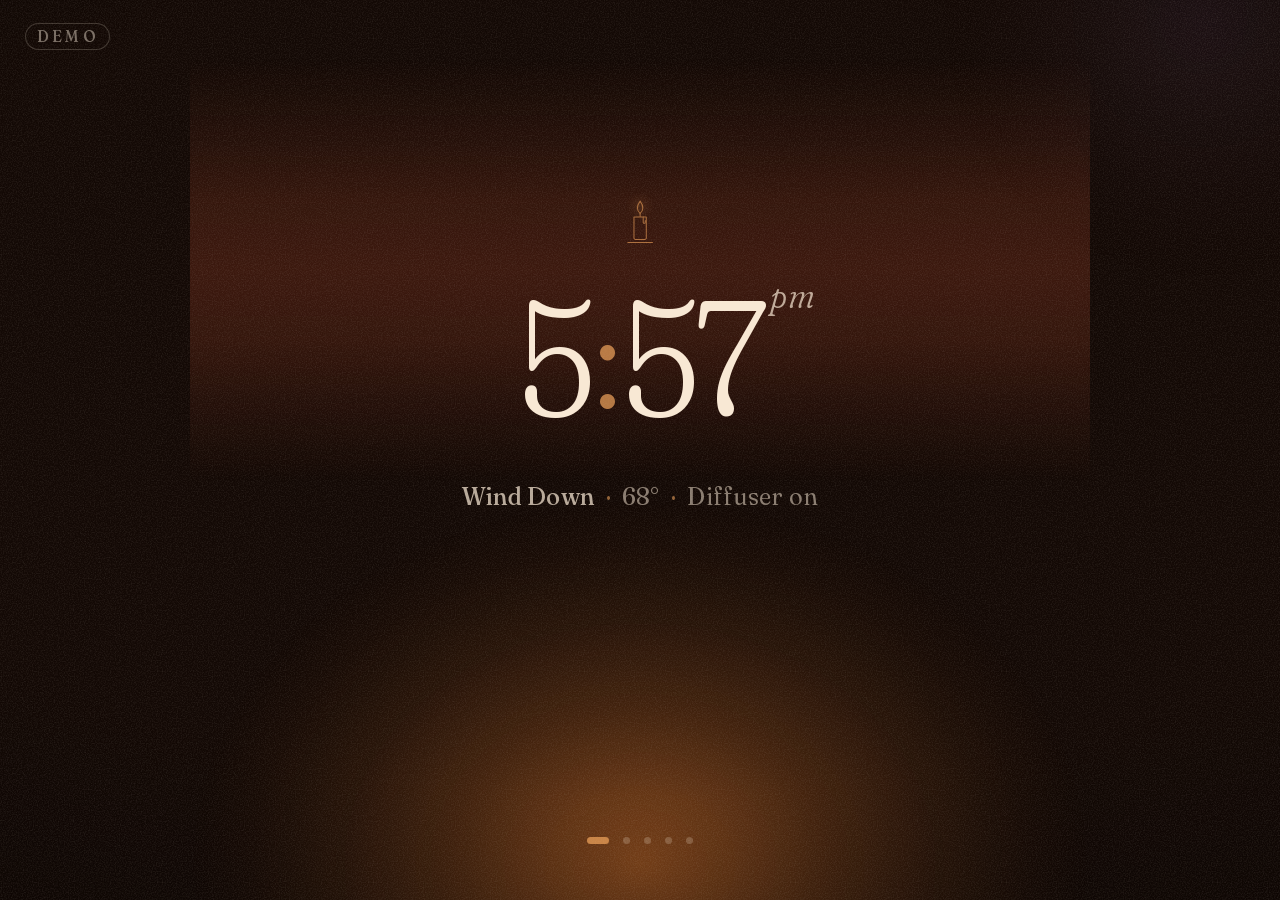
<file: moods/ui/index.html>
<!doctype html>
<html lang="en" class="boot" data-view="idle">
<head>
<meta charset="utf-8">
<meta name="viewport" content="width=device-width, initial-scale=1, maximum-scale=1, user-scalable=no, viewport-fit=cover">
<meta name="theme-color" content="#0c0604">
<title>Moods</title>
<script>
/* First thing, before anything that can fail (contract, section 3):
   - the shell heartbeat, every 5 s, whatever the connection state;
   - window.__shell, queueing shell events until app.js takes them;
   - --u, from the visible area (window.innerWidth/innerHeight, never viewport-height units).
   If app.js never finishes booting within 30 s (a load or script error), the heartbeat stops,
   so the shell's watchdog reloads the page instead of leaving a dead screen up. */
(function () {
  var t0 = Date.now();
  function beat() {
    if (!window.__moodsBooted && Date.now() - t0 > 30000) return;
    try { if (window.Shell && window.Shell.heartbeat) window.Shell.heartbeat(); } catch (e) {}
  }
  beat();
  setInterval(beat, 5000);
  var q = [];
  window.__shellQueue = q;
  window.__shell = function (type, payload) {
    try {
      if (window.__onShell) window.__onShell(type, payload);
      else { q.push([type, payload]); if (q.length > 40) q.shift(); }
    } catch (e) {}
  };
  function fit() {
    var u = Math.min(window.innerWidth / 360, window.innerHeight / 640);
    document.documentElement.style.setProperty('--u', (u > 0 ? u : 1) + 'px');
  }
  fit();
  window.__fitUnit = fit;
})();
</script>
<link rel="stylesheet" href="ember.css">
</head>
<body>
<div id="app">
  <div class="skies" id="skies"></div>
  <div class="nightdim"></div>
  <div class="vignette"></div>

  <div class="face" id="face">
    <div class="nightsky"></div>
    <div class="clock" id="clock"></div>
    <div class="face-glyph" id="faceGlyph"></div>
    <div class="status" id="status"></div>
    <div class="face-dots" id="faceDots"></div>
    <p class="face-note" id="faceNote"></p>
    <div class="health" id="health"></div>
    <div class="face-undo"><button class="undo" type="button" id="faceUndo"></button></div>
  </div>

  <div class="deck" id="deck">
    <div class="track" id="track"></div>
    <p class="empty" id="empty">No moods in Home Assistant yet.</p>
    <div class="topbar">
      <button class="back" type="button" id="backBtn"><svg viewBox="0 0 9 14" aria-hidden="true"><path d="M7 1.5 1.8 7 7 12.5"/></svg><span>Back to clock</span></button>
      <span class="tb-time" id="tbTime"></span>
    </div>
    <div class="pager" id="pager"></div>
  </div>

  <div class="grain"></div>
</div>
<script src="glyphs.js"></script>
<script src="moods.js"></script>
<script src="ha.js"></script>
<script src="sim.js"></script>
<script src="mock.js"></script>
<script src="app.js"></script>
</body>
</html>
</file>
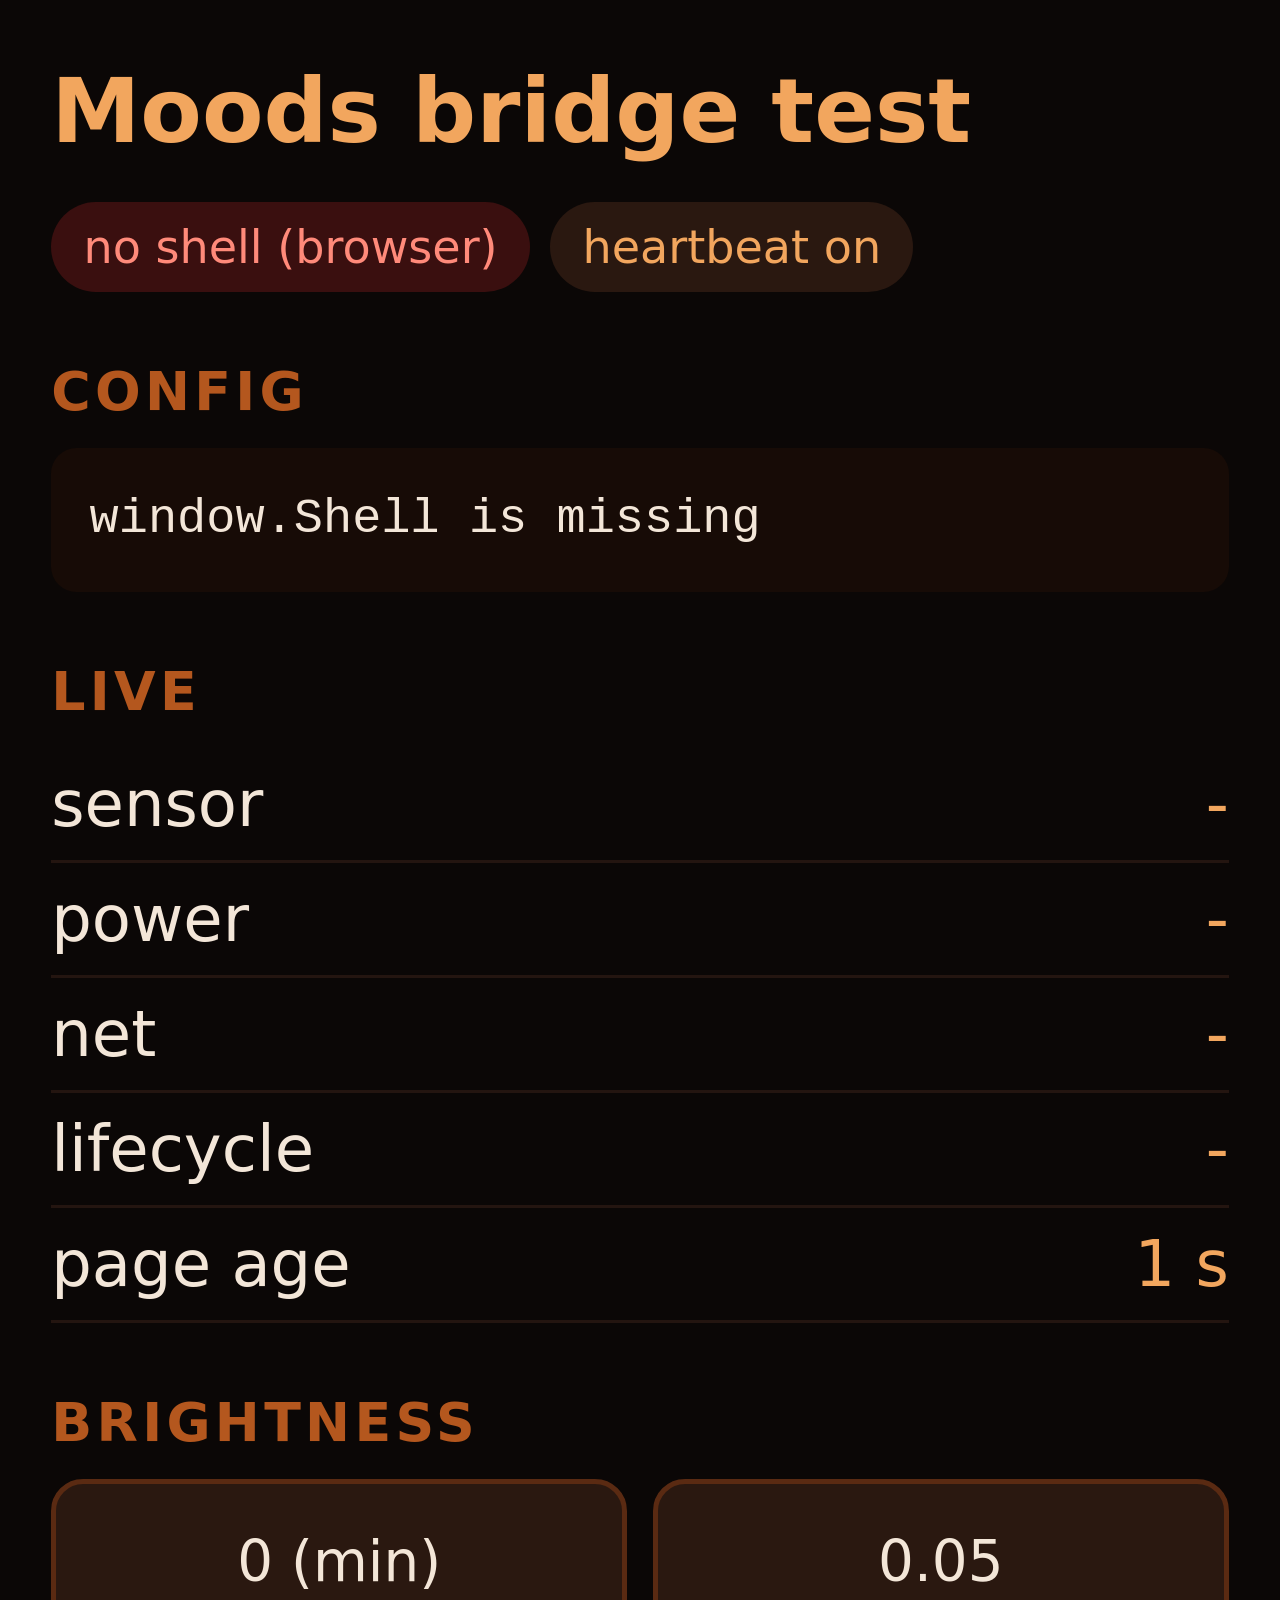
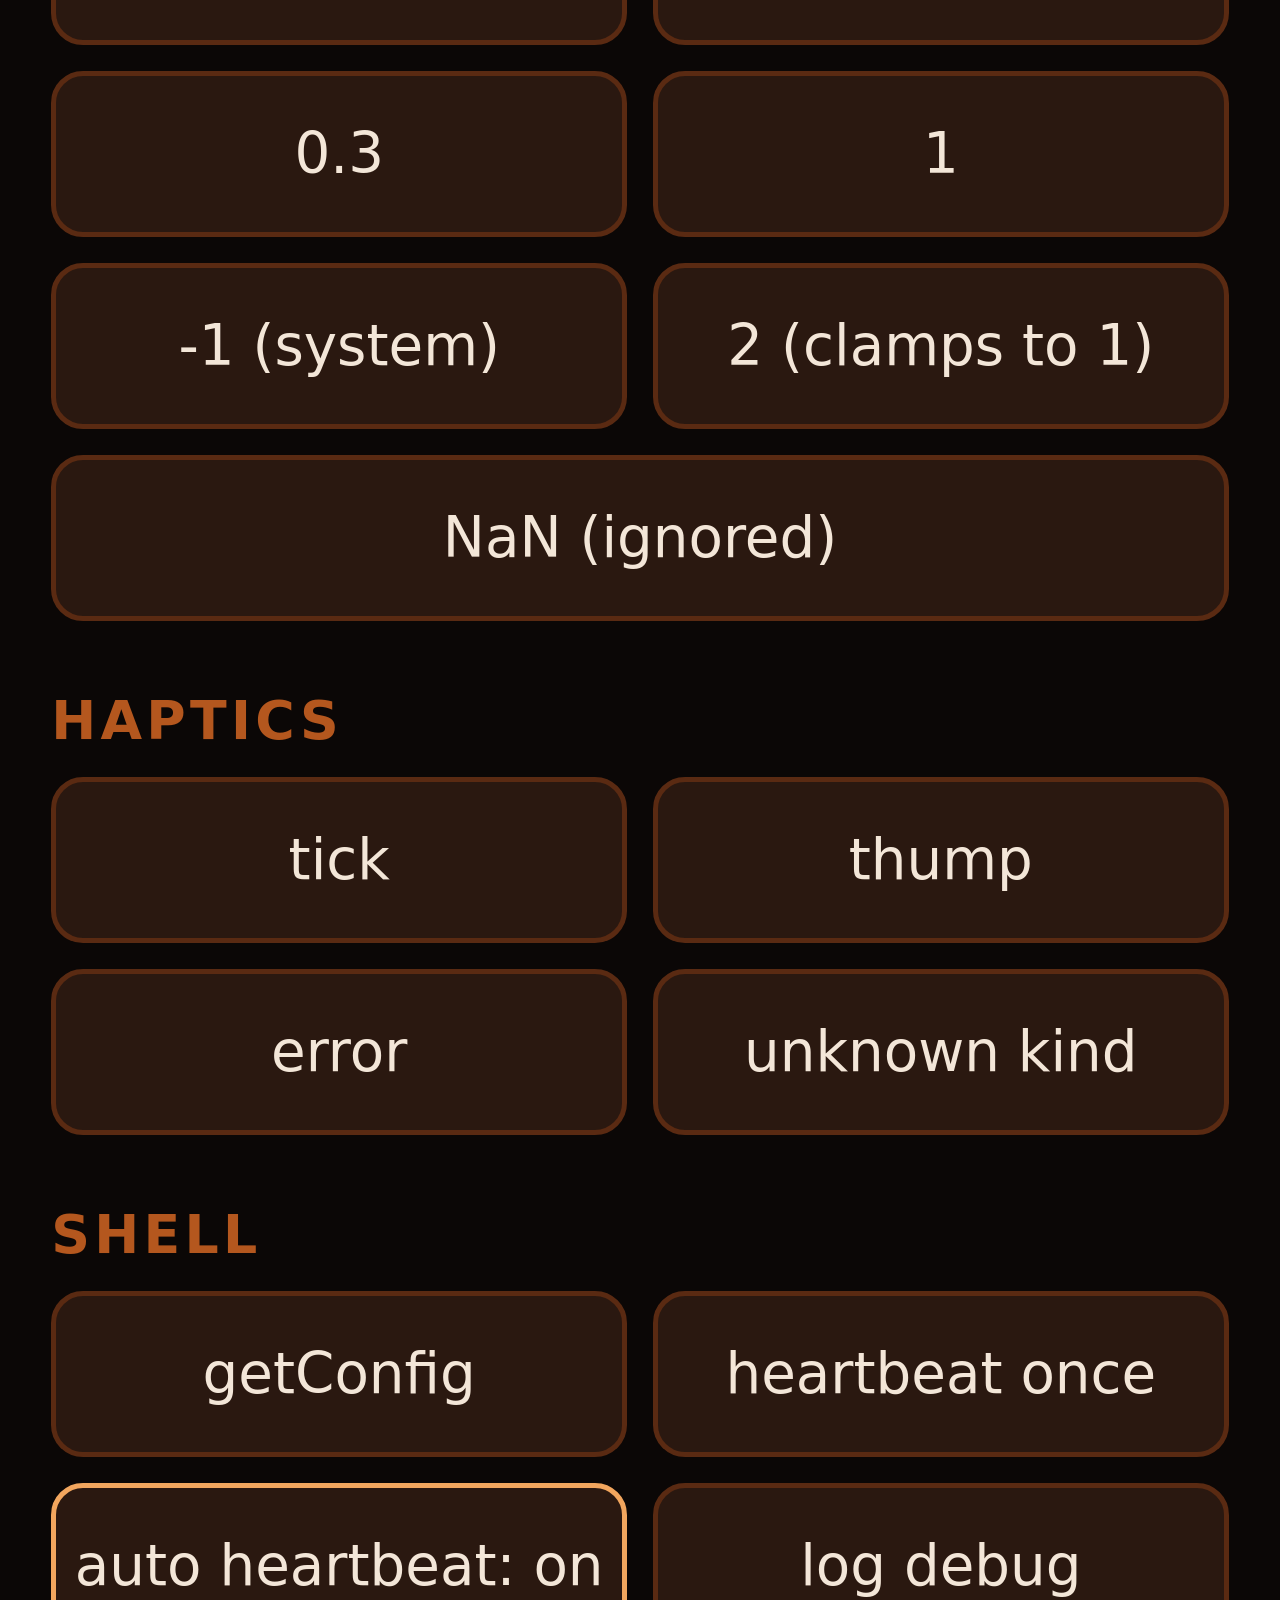
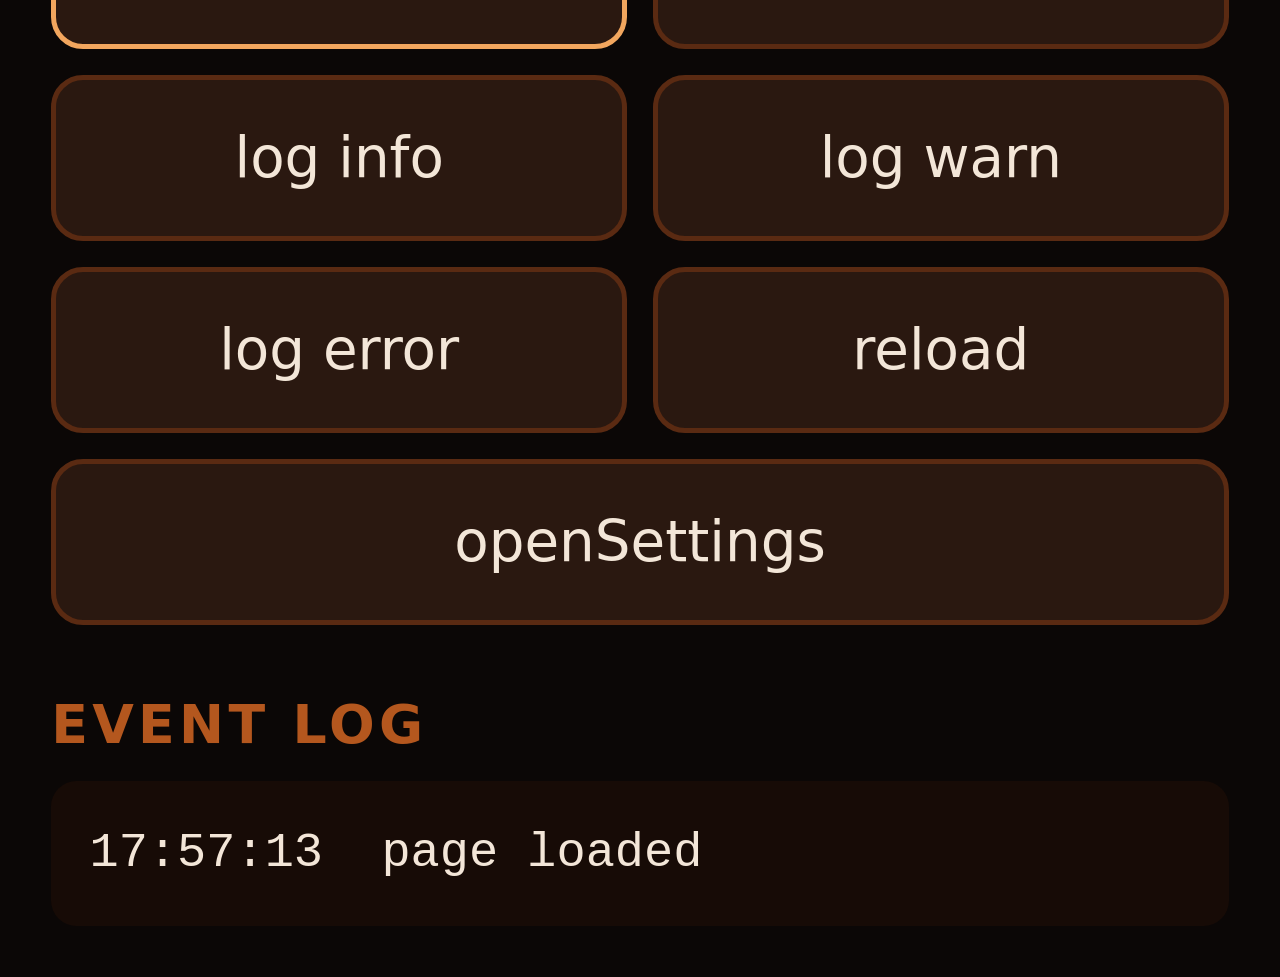
<file: moods/shell/app/src/debug/assets/ui/_bridge/index.html>
<!doctype html>
<!--
  Bridge test page for the Moods shell (debug builds only: src/debug/assets/ui/_bridge/).
  Open it on a phone with:
    adb shell am start -n com.palmmoods.shell/.KioskActivity --es page bridge
  and go back to the real UI with --es page ui.
  It shows Shell.getConfig() (token masked), live shell -> page events, and a button for
  every Shell call, edge cases included. It also runs in a desktop browser, where it says
  there is no shell. Recovery paths it cannot trigger (renderer death, a crash) have adb
  commands in shell/README.md.
-->
<html lang="en">
<head>
<meta charset="utf-8">
<meta name="viewport" content="width=device-width, initial-scale=1, maximum-scale=1, user-scalable=no">
<title>Moods bridge test</title>
<script>
  // Contract: the page defines window.__shell before DOMContentLoaded.
  // Events that arrive before the DOM is ready are queued.
  (function () {
    var queue = [];
    window.__shellQueue = queue;
    window.__shell = function (type, payload) {
      if (window.__onShell) window.__onShell(type, payload);
      else queue.push([type, payload]);
    };
  })();
</script>
<style>
  html, body { margin: 0; background: #0b0706; color: #f3e6d8; }
  body {
    font: 5vw/1.35 system-ui, sans-serif;
    padding: 4vw;
    -webkit-user-select: none; user-select: none;
    -webkit-touch-callout: none;
    -webkit-tap-highlight-color: transparent;
  }
  h1 { font-size: 7vw; margin: 0 0 2vw; color: #f2a65e; font-weight: 600; }
  h2 { font-size: 4.2vw; margin: 5vw 0 1.5vw; color: #b4571e; text-transform: uppercase; letter-spacing: .08em; }
  .tag { display: inline-block; font-size: 3.6vw; padding: .3em .7em; border-radius: 1em; background: #2a1810; color: #f2a65e; }
  .tag.bad { background: #3a0f0f; color: #ff8a7a; }
  pre {
    margin: 0; padding: 3vw; background: #170b06; border-radius: 2vw;
    font: 3.8vw/1.4 ui-monospace, Menlo, monospace; white-space: pre-wrap; word-break: break-all;
  }
  .grid { display: flex; flex-wrap: wrap; margin: -1vw; }
  button {
    flex: 1 0 40%; margin: 1vw; min-height: 13vw;
    font: inherit; font-size: 4.4vw; color: #f3e6d8;
    background: #2a1810; border: .4vw solid #5a2a12; border-radius: 2.5vw;
  }
  button:active { background: #5a2a12; }
  button.on { border-color: #f2a65e; }
  .row { display: flex; justify-content: space-between; padding: 1vw 0; border-bottom: .3vw solid #241510; }
  .row b { color: #f2a65e; font-weight: 500; }
  #log { max-height: 60vw; overflow: hidden; }
</style>
</head>
<body>
  <h1>Moods bridge test</h1>
  <span id="mode" class="tag">checking</span>
  <span id="hb" class="tag">heartbeat on</span>

  <h2>Config</h2>
  <pre id="config">-</pre>

  <h2>Live</h2>
  <div class="row"><span>sensor</span><b id="ev-sensor">-</b></div>
  <div class="row"><span>power</span><b id="ev-power">-</b></div>
  <div class="row"><span>net</span><b id="ev-net">-</b></div>
  <div class="row"><span>lifecycle</span><b id="ev-lifecycle">-</b></div>
  <div class="row"><span>page age</span><b id="age">0 s</b></div>

  <h2>Brightness</h2>
  <div class="grid">
    <button data-b="0">0 (min)</button>
    <button data-b="0.05">0.05</button>
    <button data-b="0.3">0.3</button>
    <button data-b="1">1</button>
    <button data-b="-1">-1 (system)</button>
    <button data-b="2">2 (clamps to 1)</button>
    <button data-b="NaN">NaN (ignored)</button>
  </div>

  <h2>Haptics</h2>
  <div class="grid">
    <button data-h="tick">tick</button>
    <button data-h="thump">thump</button>
    <button data-h="error">error</button>
    <button data-h="buzz">unknown kind</button>
  </div>

  <h2>Shell</h2>
  <div class="grid">
    <button id="b-config">getConfig</button>
    <button id="b-beat">heartbeat once</button>
    <button id="b-hb" class="on">auto heartbeat: on</button>
    <button data-l="debug">log debug</button>
    <button data-l="info">log info</button>
    <button data-l="warn">log warn</button>
    <button data-l="error">log error</button>
    <button id="b-reload">reload</button>
    <button id="b-settings">openSettings</button>
  </div>

  <h2>Event log</h2>
  <pre id="log"></pre>

<script>
  (function () {
    var shell = window.Shell || null;
    var started = Date.now();
    var lines = [];
    // Kept across reloads, so turning it off lets the watchdog go reload, reload, rebuild,
    // then back off. localStorage can be missing or throw; then it just resets to on.
    var BEAT_KEY = "moodsBridge.autoBeat";
    var autoBeat = true;
    try { autoBeat = window.localStorage.getItem(BEAT_KEY) !== "off"; } catch (e) { autoBeat = true; }

    function $(id) { return document.getElementById(id); }

    function log(text) {
      var t = new Date().toTimeString().slice(0, 8);
      lines.unshift(t + "  " + text);
      if (lines.length > 14) lines.length = 14;
      $("log").textContent = lines.join("\n");
    }

    function call(name, args) {
      if (!shell) { log("no shell: " + name + "(" + (args || []).join(", ") + ")"); return undefined; }
      try {
        var r = shell[name].apply(shell, args || []);
        log(name + "(" + (args || []).map(JSON.stringify).join(", ") + ")");
        return r;
      } catch (e) {
        log("ERROR " + name + ": " + e.message);
        return undefined;
      }
    }

    function showConfig() {
      if (!shell) {
        $("mode").textContent = "no shell (browser)";
        $("mode").className = "tag bad";
        $("config").textContent = "window.Shell is missing";
        return;
      }
      var raw = call("getConfig");
      try {
        var cfg = JSON.parse(raw);
        var shown = {};
        Object.keys(cfg).forEach(function (k) { shown[k] = cfg[k]; });
        if (shown.token) shown.token = shown.token.slice(0, 4) + "… (" + shown.token.length + " chars)";
        $("config").textContent = JSON.stringify(shown, null, 2);
        $("mode").textContent = cfg.mock ? "shell: mock (no config)" : "shell: configured";
        $("mode").className = cfg.mock ? "tag bad" : "tag";
      } catch (e) {
        $("config").textContent = "getConfig did not return JSON: " + e.message;
      }
    }

    function fmt(type, p) {
      if (type === "sensor") return "lux " + p.lux + ", near " + p.near;
      if (type === "power") return p.level + "%, " + p.tempC + " °C, " +
        (p.charging ? "charging" : "not charging") + ", " + (p.plugged ? "plugged" : "unplugged");
      if (type === "net") return (p.wifi ? "wifi" : "no wifi") + ", rssi " + p.rssi;
      if (type === "lifecycle") return p.state;
      return JSON.stringify(p);
    }

    window.__onShell = function (type, payload) {
      var el = $("ev-" + type);
      if (el) el.textContent = fmt(type, payload);
      log("<- " + type + " " + JSON.stringify(payload));
    };
    window.__shellQueue.splice(0).forEach(function (e) { window.__onShell(e[0], e[1]); });

    Array.prototype.forEach.call(document.querySelectorAll("[data-b]"), function (b) {
      b.addEventListener("click", function () { call("setBrightness", [parseFloat(b.getAttribute("data-b"))]); });
    });
    Array.prototype.forEach.call(document.querySelectorAll("[data-h]"), function (b) {
      b.addEventListener("click", function () { call("haptic", [b.getAttribute("data-h")]); });
    });
    $("b-config").addEventListener("click", showConfig);
    $("b-beat").addEventListener("click", function () { call("heartbeat"); });
    function showBeat() {
      $("b-hb").textContent = "auto heartbeat: " + (autoBeat ? "on" : "off");
      $("b-hb").className = autoBeat ? "on" : "";
      $("hb").textContent = autoBeat ? "heartbeat on" : "heartbeat OFF (kept across reloads)";
      $("hb").className = autoBeat ? "tag" : "tag bad";
    }
    $("b-hb").addEventListener("click", function () {
      autoBeat = !autoBeat;
      try { window.localStorage.setItem(BEAT_KEY, autoBeat ? "on" : "off"); } catch (e) { log("localStorage unavailable"); }
      showBeat();
    });
    showBeat();
    Array.prototype.forEach.call(document.querySelectorAll("[data-l]"), function (b) {
      b.addEventListener("click", function () {
        var level = b.getAttribute("data-l");
        call("log", [level, "bridge test page: " + level]);
      });
    });
    $("b-reload").addEventListener("click", function () { call("reload"); });
    $("b-settings").addEventListener("click", function () { call("openSettings"); });

    // Contract: heartbeat every 5 s. Turn it off to watch the watchdog reload the page.
    setInterval(function () {
      if (autoBeat && shell) shell.heartbeat();
    }, 5000);
    setInterval(function () {
      $("age").textContent = Math.round((Date.now() - started) / 1000) + " s";
    }, 1000);

    showConfig();
    log("page loaded");
  })();
</script>
</body>
</html>
</file>
<file: moods/ui/ember.css>
/* ------------------------------------------------------------------
   EMBER: the screen is a lamp.
   1u = 1 CSS px on a 360x640 viewport. --u is set from window.innerWidth/innerHeight in JS
   (never from viewport-height units, which ignore the URL bar and the system bars on Android).
   Only transform and opacity animate (plus the hold ring's stroke-dashoffset).
   Chrome 101: no :has, container queries, nesting, color-mix, dvh, view transitions, text-wrap.
------------------------------------------------------------------- */
@font-face{font-family:"Fraunces";font-style:normal;font-weight:100 900;font-display:block;
  src:url(fonts/Fraunces-Roman-latin.woff2) format("woff2");
  unicode-range:U+0000-00FF,U+0131,U+0152-0153,U+02BB-02BC,U+02C6,U+02DA,U+02DC,U+0304,U+0308,U+0329,U+2000-206F,U+20AC,U+2122,U+2191,U+2193,U+2212,U+2215,U+FEFF,U+FFFD}
@font-face{font-family:"Fraunces";font-style:normal;font-weight:100 900;font-display:block;
  src:url(fonts/Fraunces-Roman-latin-ext.woff2) format("woff2");
  unicode-range:U+0100-02BA,U+02BD-02C5,U+02C7-02CC,U+02CE-02D7,U+02DD-02FF,U+0304,U+0308,U+0329,U+1D00-1DBF,U+1E00-1E9F,U+1EF2-1EFF,U+2020,U+20A0-20AB,U+20AD-20C4,U+2113,U+2C60-2C7F,U+A720-A7FF}
@font-face{font-family:"Fraunces";font-style:italic;font-weight:100 900;font-display:block;
  src:url(fonts/Fraunces-Italic-latin.woff2) format("woff2");
  unicode-range:U+0000-00FF,U+0131,U+0152-0153,U+02BB-02BC,U+02C6,U+02DA,U+02DC,U+0304,U+0308,U+0329,U+2000-206F,U+20AC,U+2122,U+2191,U+2193,U+2212,U+2215,U+FEFF,U+FFFD}
@font-face{font-family:"Fraunces";font-style:italic;font-weight:100 900;font-display:block;
  src:url(fonts/Fraunces-Italic-latin-ext.woff2) format("woff2");
  unicode-range:U+0100-02BA,U+02BD-02C5,U+02C7-02CC,U+02CE-02D7,U+02DD-02FF,U+0304,U+0308,U+0329,U+1D00-1DBF,U+1E00-1E9F,U+1EF2-1EFF,U+2020,U+20A0-20AB,U+20AD-20C4,U+2113,U+2C60-2C7F,U+A720-A7FF}

:root{
  --u:1px;
  --serif:"Fraunces","Iowan Old Style","Palatino Linotype",Palatino,"Book Antiqua","Noto Serif",Georgia,serif;
  --breathe:cubic-bezier(.45,.05,.3,1);
  --settle:cubic-bezier(.22,.61,.36,1);
  --ink:#f6e6d2;
  --accent:#f2a65e;
}
html,body{margin:0;height:100%;overflow:hidden;background:#0c0604;overscroll-behavior:none}
body{
  color:var(--ink);font-family:var(--serif);font-weight:380;
  -webkit-tap-highlight-color:transparent;-webkit-user-select:none;user-select:none;
  -webkit-touch-callout:none;touch-action:none;
  -webkit-font-smoothing:antialiased;text-rendering:optimizeLegibility;
}
*{box-sizing:border-box}
button{font:inherit;color:inherit;background:none;border:0;padding:0;margin:0;-webkit-tap-highlight-color:transparent;cursor:pointer}
button:focus{outline:none}
#app{position:fixed;left:0;top:0;right:0;bottom:0;overflow:hidden;background:#0c0604}

/* ---------- skies: each mood is a lit room, pre-composed and crossfaded by opacity ----------
   three layers per mood, generated from its palette (moods.js): a low lamp, a broad band, a
   faint counter-light. Drift is transform-only and pauses in the deck and at rest. */
.skies{position:absolute;left:0;top:0;right:0;bottom:0;z-index:0}
.sky{position:absolute;left:0;top:0;right:0;bottom:0;overflow:hidden;opacity:0}
.sky:not(.on){visibility:hidden}
.sky.on{will-change:opacity}
.sky.top{z-index:2}
.skies.ease .sky{transition:opacity 1.8s var(--breathe)}
.glow{position:absolute;border-radius:50%;animation:d1 61s var(--breathe) infinite alternate;animation-play-state:paused}
.glow.band{border-radius:0}
.sky.on .glow{will-change:transform}
.sky.drift .glow{animation-play-state:running}
html[data-view=deck] .sky .glow,html.rest .sky .glow{animation-play-state:paused}
/* hidden skies cannot be composited: a drift left running there costs 60 Hz style work for nothing */
html.night[data-view=idle] .sky .glow{animation-play-state:paused}
.glow.a2{animation-name:d2;animation-duration:73s}
.glow.a3{animation-name:d3;animation-duration:47s}
/* the drift keeps the mockup's vw values (measured at ~55 fps on the phone); vw is fine, only vh lies */
@keyframes d1{0%{transform:translate3d(0,0,0) scale(1)}50%{transform:translate3d(-1.5vw,-3vw,0) scale(1.06)}100%{transform:translate3d(1.5vw,1vw,0) scale(.97)}}
@keyframes d2{0%{transform:translate3d(0,0,0) scale(1,1)}50%{transform:translate3d(-2vw,4vw,0) scale(1.03,1.12)}100%{transform:translate3d(2vw,-2vw,0) scale(1,.94)}}
@keyframes d3{0%{transform:translate3d(0,0,0) scale(.94)}50%{transform:translate3d(5vw,4vw,0) scale(1.08)}100%{transform:translate3d(-4vw,-2vw,0) scale(1)}}
html[data-view=idle].night .skies{visibility:hidden;transition:visibility 0s 1.1s}

/* film grain + plaster vignette (static) */
.vignette{position:absolute;left:0;top:0;right:0;bottom:0;z-index:4;pointer-events:none;
  background:radial-gradient(130% 90% at 50% 42%, rgba(0,0,0,0) 52%, rgba(0,0,0,.5) 100%)}
.grain{position:absolute;left:0;top:0;right:0;bottom:0;z-index:5;pointer-events:none;opacity:.11;
  background-image:url("data:image/svg+xml,%3Csvg xmlns='http://www.w3.org/2000/svg' width='200' height='200'%3E%3Cfilter id='n'%3E%3CfeTurbulence type='fractalNoise' baseFrequency='.85' numOctaves='2' stitchTiles='stitch'/%3E%3CfeColorMatrix values='0 0 0 0 1  0 0 0 0 .92  0 0 0 0 .82  0 0 0 1.6 -.62'/%3E%3C/filter%3E%3Crect width='200' height='200' filter='url(%23n)'/%3E%3C/svg%3E");
  background-size:calc(var(--u)*150) calc(var(--u)*150)}
/* one static black layer dims the skies: at rest (after 60 s on the face) and in the night deck.
   html.dn is the night deck: set while the deck shows at night and kept while it fades out, so a
   day deck fading out into a Lights Out face keeps its own colours (app.js, computeNight). */
.nightdim{position:absolute;left:0;top:0;right:0;bottom:0;z-index:3;pointer-events:none;background:#000;opacity:0;transition:opacity 6s var(--breathe)}
html.rest[data-view=idle] .nightdim{opacity:.3}
html.dn .nightdim{opacity:.76;transition:none}
html.night .grain{opacity:0}

/* ---------- views ---------- */
.face,.deck{position:absolute;left:0;top:0;right:0;bottom:0;z-index:10;
  transition:opacity 1s var(--breathe) .32s,transform 1.2s var(--settle) .32s,visibility 0s 0s}
html[data-view=deck] .face,html[data-view=idle] .deck{
  opacity:0;visibility:hidden;pointer-events:none;
  transition:opacity .42s var(--breathe),transform .6s var(--breathe),visibility 0s .6s}
html[data-view=deck] .face{transform:scale(.97)}
html[data-view=idle] .deck{transform:scale(1.03)}
html.night[data-view=deck] .deck{transition:opacity 1.3s var(--breathe) .2s,transform 1.4s var(--settle) .2s,visibility 0s 0s}

/* ---------- idle face ---------- */
.face{color:var(--fink,#f6e6d2)}
.nightsky{position:absolute;left:0;top:0;right:0;bottom:0;background:#000;display:none}
.night .nightsky{display:block}
/* an outside change (voice, the other phone) arrives gently: the face dips, the sky crossfades.
   The glyph, status and dots dip each on their own: a full-screen wrapper would overlap the
   colon's animated layer and cost a whole extra composited layer while the face drifts. */
.face .clock,.face .status,.face .face-dots{transition:opacity .7s var(--breathe)}
.face.leaving .clock{opacity:.45}
.face.leaving .face-glyph,.face.leaving .status,.face.leaving .face-dots{opacity:0;transition:opacity .7s var(--breathe)}
.face-glyph{position:absolute;left:50%;top:calc(var(--u)*136);width:calc(var(--u)*40);height:calc(var(--u)*40);
  margin-left:calc(var(--u)*-20);color:var(--faccent,#f2a65e);opacity:.62;transition:opacity 1.2s var(--breathe)}
.face-glyph svg{width:100%;height:100%;display:block}
.clock{position:absolute;left:0;right:0;top:calc(var(--u)*196);text-align:center;line-height:1;white-space:nowrap;
  font-size:calc(var(--u)*116);font-weight:300;letter-spacing:-.025em;
  font-variation-settings:"SOFT" 100;font-variant-numeric:lining-nums tabular-nums}
.clock .cw{position:relative;display:inline-block}
.clock .colon{display:inline-block;color:var(--faccent);margin:0 .035em 0 .02em;transform:translateY(-.05em);opacity:.7;animation:breathe 5.5s var(--breathe) infinite alternate}
html.rest .clock .colon,html[data-view=deck] .clock .colon{animation-play-state:paused}
.clock .ampm{position:absolute;left:100%;top:.14em;margin-left:calc(var(--u)*5);line-height:1;
  font-style:italic;font-size:calc(var(--u)*24);letter-spacing:.02em;opacity:.7;font-variation-settings:"SOFT" 100}
@keyframes breathe{from{opacity:.42}to{opacity:.9}}
.status{position:absolute;left:calc(var(--u)*20);right:calc(var(--u)*20);top:calc(var(--u)*342);text-align:center;
  font-size:calc(var(--u)*17);letter-spacing:.01em;line-height:1.3;white-space:nowrap}
.status .sw{display:inline-block;transform-origin:50% 50%}
.status b{font-weight:480}
.status span{opacity:.72}
.status em{font-style:italic;opacity:.6}
.status .sep{color:var(--faccent);opacity:.8;margin:0 .45em;font-style:normal}
/* quiet notes on the face: Reconnecting, Token rejected, No moods yet, a refusal */
.face-note{position:absolute;left:calc(var(--u)*24);right:calc(var(--u)*24);top:calc(var(--u)*378);text-align:center;
  font-size:calc(var(--u)*14);font-style:italic;opacity:0;transition:opacity .9s var(--settle)}
.face-note.on{opacity:.5}
.face-dots{position:absolute;left:0;right:0;bottom:calc(var(--u)*40);display:flex;justify-content:center;align-items:center;gap:calc(var(--u)*var(--fdg,10))}
.face-dots i{width:calc(var(--u)*5);height:calc(var(--u)*5);border-radius:calc(var(--u)*2.5);background:currentColor;opacity:.22;flex:none}
.face-dots i.cur{width:calc(var(--u)*var(--fdw,16));opacity:.7;background:var(--faccent)}
.face-undo{position:absolute;left:50%;bottom:calc(var(--u)*76);transform:translateX(-50%)}
.face .undo{opacity:0;pointer-events:none}
.face.has-undo .undo{opacity:1;pointer-events:auto}
/* phone health: a discreet corner mark (battery warm, Wi-Fi lost) */
.health{position:absolute;right:calc(var(--u)*18);top:calc(var(--u)*16);display:flex;align-items:center;gap:calc(var(--u)*6);
  font-size:calc(var(--u)*12);letter-spacing:.14em;text-transform:uppercase;font-weight:450;opacity:0;transition:opacity 1s var(--settle)}
.health.on{opacity:.42}
.health svg{width:calc(var(--u)*12);height:calc(var(--u)*12);fill:none;stroke:currentColor;stroke-width:1.4;stroke-linecap:round;stroke-linejoin:round}
.demo-tag{position:absolute;left:calc(var(--u)*18);top:calc(var(--u)*16);z-index:30;font-size:calc(var(--u)*11);letter-spacing:.22em;text-transform:uppercase;
  font-weight:480;color:rgba(246,232,214,.45);padding:calc(var(--u)*3) calc(var(--u)*8);border-radius:calc(var(--u)*10);box-shadow:inset 0 0 0 1px rgba(246,232,214,.2);pointer-events:none}
html[data-view=deck] .demo-tag{opacity:0}
.night .demo-tag{color:rgba(120,32,18,.6);box-shadow:inset 0 0 0 1px rgba(120,32,18,.35)}
/* night: 2am. Near-black, red-shifted, motionless. The backlight is lowered too (Shell.setBrightness). */
.night .face{--fink:#6a1c0f;--faccent:#3a0f08}
.night .face .colon{animation:none;opacity:1}
.night .face .ampm{opacity:.8}
.night .face .status{color:#4a140b}
.night .face .status span,.night .face .status .sep,.night .face .status em{opacity:1}
.night .face-glyph,.night .face-dots{opacity:0}
.night .face .undo{color:#5a180c}
.night .face-note,.night .health{color:#4a140b}
.night .face-note.on,.night .health.on{opacity:1}

/* ---------- deck ---------- */
.deck{--chrome:rgba(246,232,214,.62)}
.dn .deck{--chrome:rgba(168,51,29,.6)}
.topbar{position:absolute;left:0;right:0;top:0;height:calc(var(--u)*58);z-index:3;display:flex;align-items:center;justify-content:space-between;
  padding:0 calc(var(--u)*22) 0 calc(var(--u)*10);font-size:calc(var(--u)*15);color:var(--chrome);pointer-events:none}
.back{pointer-events:auto;display:flex;align-items:center;gap:calc(var(--u)*7);height:calc(var(--u)*48);padding:0 calc(var(--u)*16) 0 calc(var(--u)*10);
  letter-spacing:.01em;color:var(--chrome)}
.back svg{width:calc(var(--u)*9);height:calc(var(--u)*14);flex:none;fill:none;stroke:currentColor;stroke-width:1.4;stroke-linecap:round;stroke-linejoin:round}
.topbar .tb-time{pointer-events:auto;padding:calc(var(--u)*14) 0 calc(var(--u)*14) calc(var(--u)*20);letter-spacing:.02em;font-variant-numeric:lining-nums tabular-nums}
.track{position:absolute;left:0;top:0;right:0;bottom:0;display:flex;overflow-x:scroll;overflow-y:hidden;
  scroll-snap-type:x mandatory;touch-action:pan-x;overscroll-behavior:none;scrollbar-width:none;-ms-overflow-style:none}
.track::-webkit-scrollbar{display:none;width:0;height:0}
.track.free{scroll-snap-type:none}
.card{position:relative;flex:0 0 100%;width:100%;height:100%;scroll-snap-align:center;scroll-snap-stop:always;touch-action:pan-x;color:var(--ink)}
.card-in{position:absolute;left:0;top:0;right:0;bottom:0}
.glyph{position:absolute;left:50%;top:calc(var(--u)*84);width:calc(var(--u)*88);height:calc(var(--u)*88);margin-left:calc(var(--u)*-44);color:var(--accent);overflow:visible}
svg.gs{fill:none;stroke:currentColor;stroke-width:1.15;stroke-linecap:round;stroke-linejoin:round}
svg.gs .dot{fill:currentColor;stroke:none}
.scope{position:absolute;left:0;right:0;top:calc(var(--u)*202);text-align:center;font-size:calc(var(--u)*14);letter-spacing:.24em;text-transform:uppercase;
  font-weight:450;color:var(--meta);white-space:nowrap}
.scope .now{display:none;color:var(--accent);font-weight:500}
.scope .now::before{content:"";display:inline-block;width:calc(var(--u)*5);height:calc(var(--u)*5);border-radius:50%;background:var(--accent);
  margin:0 calc(var(--u)*10) 0 calc(var(--u)*6);vertical-align:middle;transform:translateY(-12%)}
.scope.bare .now::before{display:none}
.card.is-now .scope .now{display:inline}
.name{position:absolute;left:calc(var(--u)*12);right:calc(var(--u)*12);top:calc(var(--u)*228);margin:0;text-align:center;white-space:nowrap;
  font-size:calc(var(--u)*50);font-weight:340;line-height:1.1;letter-spacing:-.015em;font-variation-settings:"SOFT" 100}
.name span{display:inline-block;transform-origin:50% 60%}
.desc span{display:inline-block}
.desc{position:absolute;left:calc(var(--u)*30);right:calc(var(--u)*30);top:calc(var(--u)*298);margin:0;text-align:center;
  font-size:calc(var(--u)*18);line-height:1.38;font-style:italic;font-weight:330;color:var(--soft)}
.touches{position:absolute;left:calc(var(--u)*16);right:calc(var(--u)*16);top:calc(var(--u)*392);text-align:center;white-space:nowrap;
  font-size:calc(var(--u)*14);letter-spacing:.18em;text-transform:uppercase;font-weight:450;color:var(--meta)}
.touches .tr{display:inline-flex;gap:calc(var(--u)*20);transform-origin:50% 50%}
.t{display:flex;align-items:center}
/* the label is ink at the meta strength; a lit mark brings it up to full ink (opacity only) */
.t .lb{color:var(--ink);opacity:.64;transition:opacity .6s var(--settle)}

/* confirmation marks: bullet -> lit wick (ok) or an unlit dashed wick (miss) */
.mk{position:relative;width:calc(var(--u)*12);height:calc(var(--u)*12);margin-right:calc(var(--u)*8);flex:none}
.mk::before,.mk::after{content:"";position:absolute;left:0;top:0;right:0;bottom:0;border-radius:50%}
.mk::before{border:calc(var(--u)*1.25) solid var(--accent);opacity:0;transform:scale(.6);transition:opacity .5s var(--settle),transform .7s var(--settle)}
.mk::after{background:var(--accent);opacity:.55;transform:scale(.34);transition:opacity .5s var(--settle),transform .8s var(--settle)}
.mk .rd{position:absolute;left:0;top:0;width:100%;height:100%;opacity:0;transition:opacity .7s var(--settle);overflow:visible}
.mk .rd circle{fill:none;stroke:var(--faint);stroke-width:1.25;stroke-dasharray:2.1 2.6}
.card.applied .t .mk::after{opacity:.8}
.t.ok .mk::before{opacity:.95;transform:scale(1)}
.card.applied .t.ok .mk::after{opacity:1;transform:scale(.58);animation:catch 1.1s var(--settle)}
@keyframes catch{0%{transform:scale(.34)}32%{transform:scale(.86)}100%{transform:scale(.58)}}
.card.applied .t.ok .lb{opacity:1}
.card.applied .t.miss .lb{opacity:.42}
.card.applied .t.miss .mk::after{opacity:0;transform:scale(.1)}
.t.miss .mk .rd{opacity:1}
html.static .card.applied .t.ok .mk::after{animation:none}
.note{position:absolute;left:calc(var(--u)*20);right:calc(var(--u)*20);top:calc(var(--u)*420);margin:0;text-align:center;font-size:calc(var(--u)*15);font-style:italic;
  color:var(--soft);opacity:0;transform:translateY(calc(var(--u)*4));transition:opacity .9s var(--settle),transform .9s var(--settle);white-space:nowrap}
.note span{display:inline-block;transform-origin:50% 50%}
.card.failnote .note{opacity:.9;transform:none}

/* hold: a pilot light that catches */
.hold{position:absolute;left:50%;top:calc(var(--u)*452);width:calc(var(--u)*66);height:calc(var(--u)*66);margin-left:calc(var(--u)*-33);transition:opacity .8s var(--settle)}
.ring{position:absolute;left:0;top:0;width:100%;height:100%;transform:rotate(-90deg);overflow:visible}
.ring circle{fill:none}
.ring-t{stroke:var(--line);stroke-width:1}
.ring-p{stroke:var(--accent);stroke-width:1.8;stroke-linecap:round;stroke-dasharray:188.5;stroke-dashoffset:188.5;transition:stroke-dashoffset .45s var(--settle)}
.card.holding .ring-p{stroke-dashoffset:0;transition:stroke-dashoffset .6s linear}
.card.applied .ring-p{stroke-dashoffset:0;transition:none}
.ember{position:absolute;left:50%;top:50%;width:calc(var(--u)*40);height:calc(var(--u)*40);margin:calc(var(--u)*-20) 0 0 calc(var(--u)*-20);border-radius:50%;
  background:radial-gradient(closest-side, var(--core) 0%, var(--accent) 26%, var(--accentA) 52%, rgba(0,0,0,0) 100%);
  opacity:.6;transform:scale(.32);transition:transform .5s var(--settle),opacity .5s var(--settle)}
.card.holding .ember{transform:scale(.72);opacity:.95;transition:transform .6s linear,opacity .6s linear}
.card.applied .ember{transform:scale(1);opacity:1;transition:transform 1.2s var(--settle),opacity 1.2s var(--settle)}
/* the pilot light goes out while Home Assistant is unreachable */
html.offline .card:not(.applied) .hold{opacity:.35}
html.offline .card:not(.applied) .ember{opacity:.25}
.bloom{position:absolute;left:50%;top:calc(var(--u)*485);width:calc(var(--u)*620);height:calc(var(--u)*620);margin:calc(var(--u)*-310) 0 0 calc(var(--u)*-310);
  border-radius:50%;pointer-events:none;opacity:0;transform:scale(.15);
  background:radial-gradient(closest-side, var(--accentA) 0%, var(--accentB) 38%, rgba(0,0,0,0) 100%)}
.card.bloom-go .bloom{will-change:transform,opacity;animation:bloom 2.4s var(--settle) forwards}
@keyframes bloom{0%{opacity:0;transform:scale(.12)}18%{opacity:.85}100%{opacity:0;transform:scale(1.25)}}
.card.bloom-go .name span{animation:lift 2.4s var(--settle)}
@keyframes lift{0%{transform:none}22%{transform:scale(1.035)}100%{transform:none}}

/* the instruction is signage (tracked small caps), not voice */
.prompt{position:absolute;left:0;right:0;top:calc(var(--u)*532);height:calc(var(--u)*26);margin:0;text-align:center}
.prompt span{position:absolute;left:0;right:0;top:0;line-height:calc(var(--u)*26);opacity:0;transition:opacity .45s var(--settle);white-space:nowrap}
.prompt .p0,.prompt .p1,.prompt .p3{font-size:calc(var(--u)*14);letter-spacing:.26em;text-transform:uppercase;font-weight:480;padding-left:.26em}
.prompt .p2{font-size:calc(var(--u)*19);font-weight:380;letter-spacing:.005em}
.prompt .p3{font-style:italic;text-transform:none;letter-spacing:.04em;font-size:calc(var(--u)*16);font-weight:380}
.prompt .p0{opacity:.86}
.card.holding .prompt .p0,.card.applied .prompt .p0{opacity:0}
.card.holding .prompt .p1{opacity:.95;color:var(--accent)}
.card.applied .prompt .p1{opacity:0}
.card.applied .prompt .p2{opacity:1;color:var(--ink)}
html.offline .card:not(.applied) .prompt .p0{opacity:0}
html.offline .card:not(.applied) .prompt .p3{opacity:.6}

/* undo: a quiet pill with a burning wick */
.undo{position:relative;display:inline-flex;align-items:center;gap:calc(var(--u)*8);height:calc(var(--u)*44);padding:0 calc(var(--u)*20) 0 calc(var(--u)*16);
  border-radius:calc(var(--u)*22);font-size:calc(var(--u)*16);white-space:nowrap;
  box-shadow:inset 0 0 0 1px var(--line,rgba(255,240,225,.22));background:rgba(0,0,0,.18);
  transition:opacity .6s var(--settle)}
.undo svg{width:calc(var(--u)*16);height:calc(var(--u)*16);flex:none}
.undo em{font-style:italic;opacity:.66}
.undo .wick{position:absolute;left:calc(var(--u)*20);right:calc(var(--u)*20);bottom:calc(var(--u)*7);height:1px;background:var(--uaccent,#f2a65e);opacity:.7;transform-origin:0 50%}
.card .undo{position:absolute;left:50%;top:calc(var(--u)*570);transform:translateX(-50%);opacity:0;pointer-events:none;--uaccent:var(--accent)}
.card.has-undo .undo{opacity:1;pointer-events:auto}
.night .face .undo{--line:rgba(106,28,15,.5)}

/* pager: a dot that becomes a short lit wick for the card in view; sized for 1 to ~20 moods */
.pager{position:absolute;left:0;right:0;bottom:calc(var(--u)*30);z-index:3;display:flex;justify-content:center;gap:calc(var(--u)*var(--pg,5));pointer-events:none;transition:opacity .6s var(--settle)}
.pager .pd{position:relative;width:calc(var(--u)*var(--pw,20));height:calc(var(--u)*6);flex:none}
.pager .pd b{position:absolute;top:0;height:100%;border-radius:calc(var(--u)*3)}
.pager .pd .pdd{left:50%;width:calc(var(--u)*6);margin-left:calc(var(--u)*-3);background:rgba(255,242,226,.34)}
.pager .pd .pdp{left:0;width:100%;opacity:0;background:var(--pdc,rgba(242,166,94,.8))}
.pager.one{display:none}
.dn .pager .pd .pdd{background:rgba(168,51,29,.5)}
.dn .pager .pd .pdp{background:rgba(138,42,22,.7)}
.deck.quiet .pager{opacity:0}

/* night deck: every card goes to a dim red (beats the inline per-mood palette) */
html.dn .card{--ink:#b8432a!important;--accent:#8a2a16!important;--accentA:rgba(138,42,22,.5)!important;--accentB:rgba(138,42,22,.16)!important;
  --soft:rgba(168,51,29,.72)!important;--meta:rgba(168,51,29,.6)!important;--faint:rgba(168,51,29,.4)!important;--line:rgba(168,51,29,.32)!important;--core:#b8432a!important}

/* nothing to show yet */
.empty{position:absolute;left:calc(var(--u)*30);right:calc(var(--u)*30);top:calc(var(--u)*260);text-align:center;font-style:italic;font-size:calc(var(--u)*18);color:var(--chrome);display:none}
.deck.none .empty{display:block}

.fps{position:fixed;right:calc(var(--u)*6);bottom:calc(var(--u)*6);z-index:50;font:500 calc(var(--u)*11)/1.25 ui-monospace,Menlo,monospace;color:#d9c7b4;
  background:rgba(0,0,0,.55);padding:calc(var(--u)*3) calc(var(--u)*6);border-radius:calc(var(--u)*4);pointer-events:none;white-space:pre}
.night .fps{color:#7a2414}

html.boot *,html.boot *::before,html.boot *::after{transition:none!important}
html.static *,html.static *::before,html.static *::after{animation-play-state:paused!important;transition:none!important}
</file>
